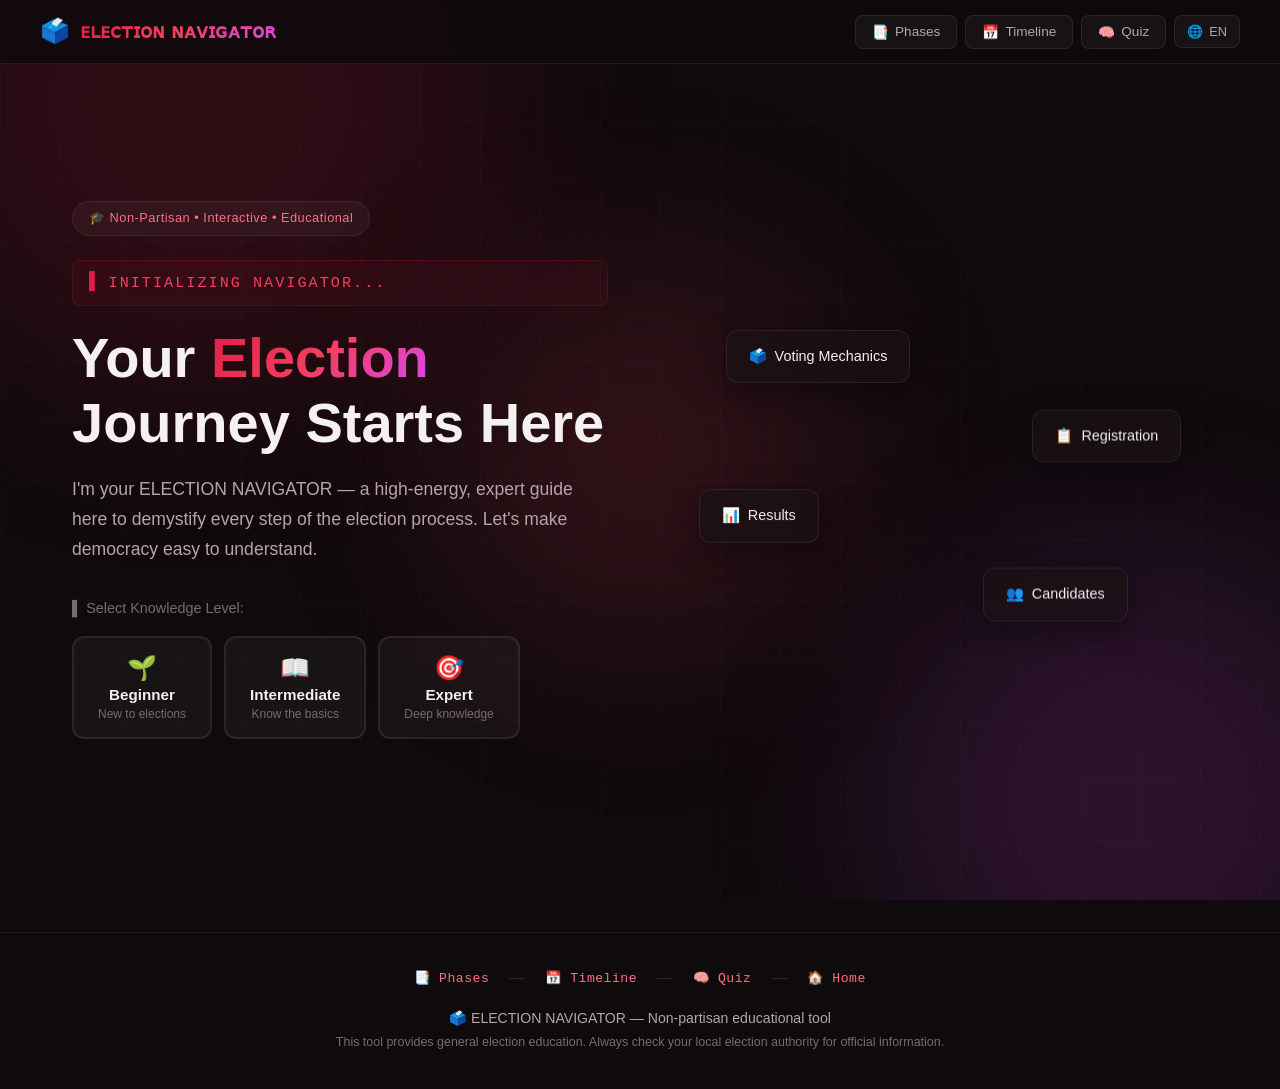
<file: index.html>
<!DOCTYPE html>
<html lang="en" dir="ltr">

<head>
    <meta charset="UTF-8">
    <meta name="viewport" content="width=device-width, initial-scale=1.0">
    <meta name="description"
        content="Election Navigator — Your interactive, non-partisan guide to understanding the election process from registration to results. Supports multiple languages.">
    <meta name="theme-color" content="#0f0a0c">
    <meta name="color-scheme" content="dark">
    <meta name="robots" content="index, follow">
    <meta name="author" content="Kanishk Yadav">

    <!-- SEO: Canonical URL -->
    <link rel="canonical" href="https://election-navigator.run.app/">

    <!-- SEO: Open Graph -->
    <meta property="og:type" content="website">
    <meta property="og:title" content="Election Navigator — Your Guide to the Election Process">
    <meta property="og:description" content="A non-partisan, interactive educational tool that guides users through the election process from registration to results.">
    <meta property="og:url" content="https://election-navigator.run.app/">
    <meta property="og:site_name" content="Election Navigator">
    <meta property="og:locale" content="en_US">

    <!-- SEO: Twitter Card -->
    <meta name="twitter:card" content="summary">
    <meta name="twitter:title" content="Election Navigator">
    <meta name="twitter:description" content="Non-partisan, interactive election education tool with 5 language support.">

    <!-- Security: Content Security Policy -->
    <meta http-equiv="Content-Security-Policy"
        content="default-src 'self'; script-src 'self' https://www.googletagmanager.com https://www.google-analytics.com; style-src 'self' https://fonts.googleapis.com; font-src https://fonts.gstatic.com; connect-src 'self' https://www.google-analytics.com https://analytics.google.com; img-src 'self' data:; manifest-src 'self'; worker-src 'self';">
    <meta http-equiv="X-Content-Type-Options" content="nosniff">
    <meta name="referrer" content="no-referrer">

    <!-- Google Site Verification — Replace YOUR_VERIFICATION_CODE with actual code from Google Search Console -->
    <meta name="google-site-verification" content="HlpOVd76oJDbWlwBfigXjcZ4m7nC1K3YOTSZlaPAcsY">
    <title>Election Navigator — Your Guide to the Election Process</title>

    <!-- PWA Manifest -->
    <link rel="manifest" href="manifest.json">
    <meta name="mobile-web-app-capable" content="yes">
    <meta name="apple-mobile-web-app-capable" content="yes">
    <meta name="apple-mobile-web-app-status-bar-style" content="black-translucent">
    <meta name="apple-mobile-web-app-title" content="ElectionNav">

    <!-- Google Structured Data (JSON-LD) -->
    <script type="application/ld+json">
    {
      "@context": "https://schema.org",
      "@type": "WebApplication",
      "name": "Election Navigator",
      "url": "https://election-navigator.run.app/",
      "description": "A non-partisan, interactive educational tool that guides users through the election process from registration to results.",
      "applicationCategory": "EducationalApplication",
      "operatingSystem": "Any",
      "author": {
        "@type": "Person",
        "name": "Kanishk Yadav"
      },
      "offers": {
        "@type": "Offer",
        "price": "0",
        "priceCurrency": "USD"
      },
      "inLanguage": ["en", "hi", "ta", "te", "bn"],
      "isAccessibleForFree": true,
      "browserRequirements": "Requires JavaScript. Requires ES2020 module support.",
      "softwareVersion": "2.0.0"
    }
    </script>

    <!-- Google Analytics 4 — Externalized for CSP compliance -->
    <script async src="https://www.googletagmanager.com/gtag/js?id=G-RTBHHRLEF7"></script>
    <script src="js/gtag.js"></script>

    <!-- Preconnect & DNS Prefetch -->
    <link rel="preconnect" href="https://fonts.googleapis.com">
    <link rel="preconnect" href="https://fonts.gstatic.com" crossorigin>
    <link rel="dns-prefetch" href="https://www.googletagmanager.com">
    <link rel="dns-prefetch" href="https://www.google-analytics.com">

    <!-- Google Fonts — reduced weights, display=swap prevents FOUT -->
    <link
        href="https://fonts.googleapis.com/css2?family=Inter:wght@400;600;700;800&family=Outfit:wght@400;700;800&family=JetBrains+Mono:wght@400;700&display=swap"
        rel="stylesheet" crossorigin="anonymous">

    <!-- CSS Stylesheets -->
    <link rel="stylesheet" href="css/tokens.css">
    <link rel="stylesheet" href="css/base.css">
    <link rel="stylesheet" href="css/layout.css">
    <link rel="stylesheet" href="css/components.css">
    <link rel="stylesheet" href="css/neon-grid.css">
</head>

<body>
    <!-- Skip Navigation Link (Accessibility) -->
    <a href="#main-content" class="skip-link" id="skip-link">Skip to main content</a>

    <!-- Live Region for Screen Reader Announcements -->
    <div id="sr-announcer" class="sr-only" aria-live="polite" aria-atomic="true" role="status"></div>

    <!-- Assertive Live Region for urgent announcements (quiz feedback) -->
    <div id="sr-assertive" class="sr-only" aria-live="assertive" aria-atomic="true" role="alert"></div>

    <!-- Animated Background -->
    <div class="bg-animation" aria-hidden="true">
        <div class="bg-orb bg-orb-1"></div>
        <div class="bg-orb bg-orb-2"></div>
        <div class="bg-orb bg-orb-3"></div>
        <div class="bg-grid"></div>
    </div>

    <!-- Header -->
    <header id="main-header">
        <div class="header-inner">
            <div class="logo">
                <span class="logo-icon" aria-hidden="true">🗳️</span>
                <span class="logo-text">ᴇʟᴇᴄᴛɪᴏɴ ɴᴀᴠɪɢᴀᴛᴏʀ</span>
            </div>
            <nav class="header-nav" aria-label="Main navigation">
                <button id="nav-phases" class="nav-btn" aria-label="Navigate to Phases section">
                    <span aria-hidden="true">📑</span> <span data-i18n="header.phases">ᴘʜᴀꜱᴇꜱ</span>
                </button>
                <button id="nav-timeline" class="nav-btn" aria-label="Navigate to Timeline section">
                    <span aria-hidden="true">📅</span> <span data-i18n="header.timeline">ᴛɪᴍᴇʟɪɴᴇ</span>
                </button>
                <button id="nav-quiz" class="nav-btn" aria-label="Navigate to Quiz section">
                    <span aria-hidden="true">🧠</span> <span data-i18n="header.quiz">Qᴜɪᴢ</span>
                </button>
                <!-- Language Selector -->
                <div class="lang-selector" role="group" aria-label="Language selector">
                    <button id="lang-toggle" class="nav-btn lang-btn" aria-haspopup="listbox" aria-expanded="false"
                        aria-label="Change language">
                        <span aria-hidden="true">🌐</span> <span id="lang-current">EN</span>
                    </button>
                    <ul id="lang-dropdown" class="lang-dropdown hidden" role="listbox" aria-label="Select language">
                    </ul>
                </div>
            </nav>
        </div>
    </header>

    <!-- Main Content -->
    <main id="main-content">

        <!-- Hero / Welcome Section -->
        <section id="hero" class="hero-section" aria-labelledby="hero-title">
            <div class="hero-content">
                <div class="hero-badge" data-i18n="hero.badge">🎓 ɴᴏɴ-ᴘᴀʀᴛɪꜱᴀɴ • ɪɴᴛᴇʀᴀᴄᴛɪᴠᴇ • ᴇᴅᴜᴄᴀᴛɪᴏɴᴀʟ</div>
                <div class="terminal-init" id="terminal-init" aria-hidden="true">
                    <span class="terminal-caret">▌</span> <span class="terminal-text"
                        data-i18n="hero.terminal">INITIALIZING NAVIGATOR...</span>
                </div>
                <h1 class="hero-title" id="hero-title">
                    <span data-i18n="hero.titleLine1">Your</span> <span class="gradient-text"
                        data-i18n="hero.titleHighlight">Election</span> <span data-i18n="hero.titleLine2">Journey Starts
                        Here</span>
                </h1>
                <p class="hero-subtitle" data-i18n="hero.subtitle">
                    I'm your <strong>ᴇʟᴇᴄᴛɪᴏɴ ɴᴀᴠɪɢᴀᴛᴏʀ</strong> — a high-energy, expert guide here to
                    demystify every step of the election process. Let's make democracy easy to understand.
                </p>
                <div class="hero-cta">
                    <p class="cta-label" data-i18n="hero.ctaLabel">▌ ꜱᴇʟᴇᴄᴛ ᴋɴᴏᴡʟᴇᴅɢᴇ ʟᴇᴠᴇʟ:</p>
                    <div class="level-selector" id="level-selector" role="group" aria-label="Select knowledge level">
                        <button class="level-btn" data-level="beginner" id="btn-beginner"
                            aria-label="Beginner — New to elections">
                            <span class="level-emoji" aria-hidden="true">🌱</span>
                            <span class="level-name" data-i18n="hero.beginner">Beginner</span>
                            <span class="level-desc" data-i18n="hero.beginnerDesc">New to elections</span>
                        </button>
                        <button class="level-btn" data-level="intermediate" id="btn-intermediate"
                            aria-label="Intermediate — Know the basics">
                            <span class="level-emoji" aria-hidden="true">📖</span>
                            <span class="level-name" data-i18n="hero.intermediate">Intermediate</span>
                            <span class="level-desc" data-i18n="hero.intermediateDesc">Know the basics</span>
                        </button>
                        <button class="level-btn" data-level="expert" id="btn-expert"
                            aria-label="Expert — Deep knowledge">
                            <span class="level-emoji" aria-hidden="true">🎯</span>
                            <span class="level-name" data-i18n="hero.expert">Expert</span>
                            <span class="level-desc" data-i18n="hero.expertDesc">Deep knowledge</span>
                        </button>
                    </div>
                </div>
            </div>
            <div class="hero-visual" aria-hidden="true">
                <div class="hero-card hero-card-1"><span>🗳️</span> Voting Mechanics</div>
                <div class="hero-card hero-card-2"><span>📋</span> Registration</div>
                <div class="hero-card hero-card-3"><span>📊</span> Results</div>
                <div class="hero-card hero-card-4"><span>👥</span> Candidates</div>
            </div>
        </section>

        <!-- Region Input Section -->
        <section id="region-section" class="region-section hidden" aria-labelledby="region-heading">
            <div class="region-card glass-card">
                <h2 id="region-heading" class="neon-header" data-i18n="region.header">▌║ 📍 ʀᴇɢɪᴏɴ ᴄᴏɴꜰɪɢᴜʀᴀᴛɪᴏɴ ║▌</h2>
                <p data-i18n="region.desc">Enter your country or region for a tailored election timeline — or skip to
                    explore general content.</p>
                <div class="region-input-group">
                    <label for="region-input" class="sr-only">Enter your country or region</label>
                    <input type="text" id="region-input" placeholder="e.g., United States, India, United Kingdom..."
                        autocomplete="off" maxlength="200" aria-describedby="region-heading"
                        data-i18n-placeholder="region.placeholder">
                    <button id="region-submit" class="btn-primary" aria-label="Generate tailored timeline"
                        data-i18n="region.submit">Generate Timeline</button>
                </div>
                <button id="region-skip" class="btn-ghost" aria-label="Skip region selection"
                    data-i18n="region.skip">Skip — Show General Info</button>
            </div>
        </section>

        <!-- Progress Tracker -->
        <section id="progress-section" class="progress-section hidden" aria-labelledby="progress-heading">
            <div class="progress-inner">
                <h2 id="progress-heading" class="neon-header" data-i18n="progress.header">▌║ 📈 ʟᴇᴀʀɴɪɴɢ ᴘʀᴏɢʀᴇꜱꜱ ║▌</h2>
                <div class="unicode-progress-bar" id="unicode-progress" role="progressbar" aria-valuenow="0"
                    aria-valuemin="0" aria-valuemax="100" aria-label="Learning progress">
                    <span class="progress-label" data-i18n="progress.label">𝗞𝗡𝗢𝗪𝗟𝗘𝗗𝗚𝗘 𝗗𝗘𝗧𝗘𝗖𝗧𝗘𝗗:</span>
                    <span class="progress-bar-track" id="progress-bar-visual">[░░░░░░░░░░]</span>
                    <span class="progress-pct" id="progress-pct">0%</span>
                </div>
                <!-- Dynamically populated by renderer.js -->
                <div class="progress-track" id="progress-track" role="list" aria-label="Phase progress steps"></div>
            </div>
        </section>

        <!-- Phase Cards Section -->
        <section id="phases-section" class="phases-section hidden" aria-labelledby="phases-heading">
            <h2 id="phases-heading" class="neon-header neon-header-center" data-i18n="phases.header">▌║ 📚 ꜱʏꜱᴛᴇᴍ ᴘʜᴀꜱᴇꜱ ║▌</h2>
            <div class="neon-separator" aria-hidden="true">————————————————————————————————————</div>
            <p class="section-desc" data-i18n="phases.desc">Click any phase to dive deep. Complete the quiz to unlock
                the next phase.</p>
            <!-- Dynamically populated by renderer.js -->
            <div class="phases-grid" id="phases-grid" role="list" aria-label="Learning phases"></div>
        </section>

        <!-- Timeline Section -->
        <section id="timeline-section" class="timeline-section hidden" aria-labelledby="timeline-heading">
            <h2 id="timeline-heading" class="neon-header neon-header-center" data-i18n="timeline.header">▌║ 📅 ᴇʟᴇᴄᴛɪᴏɴ
                ᴛɪᴍᴇʟɪɴᴇ ║▌</h2>
            <div class="neon-separator" aria-hidden="true">————————————————————————————————————</div>
            <p class="section-desc" id="timeline-desc" data-i18n="timeline.defaultDesc">A generalized overview of the
                election cycle.</p>
            <!-- Dynamically populated by renderer.js -->
            <div class="timeline" id="timeline-container" role="list" aria-label="Election timeline events"></div>
        </section>

    </main>

    <!-- Quick Actions Bar -->
    <div id="quick-actions" class="quick-actions hidden" role="toolbar" aria-label="Quick actions">
        <div class="qa-terminal-label" aria-hidden="true" data-i18n="quickActions.label">▌ Qᴜɪᴄᴋ-ᴀᴄᴛɪᴏɴ ᴛᴇʀᴍɪɴᴀʟ</div>
        <button class="qa-btn" id="qa-learn" aria-label="Go to current phase" data-i18n="quickActions.registration">📋
            ʀᴇɢɪꜱᴛʀᴀᴛɪᴏɴ</button>
        <button class="qa-btn" id="qa-timeline" aria-label="Go to timeline" data-i18n="quickActions.timeline">📅
            ᴛɪᴍᴇʟɪɴᴇ</button>
        <button class="qa-btn" id="qa-quiz" aria-label="Start quiz" data-i18n="quickActions.quiz">🧠 Qᴜɪᴢ</button>
        <button class="qa-btn" id="qa-home" aria-label="Return to top" data-i18n="quickActions.home">🏠 ʜᴏᴍᴇ</button>
    </div>

    <!-- Phase Detail Modal -->
    <div id="phase-modal" class="modal-overlay hidden" role="dialog" aria-modal="true"
        aria-labelledby="phase-modal-title">
        <div class="modal-content glass-card">
            <button class="modal-close" id="modal-close-btn" aria-label="Close modal">✕</button>
            <div id="modal-body"></div>
            <div class="modal-footer">
                <button class="btn-primary" id="modal-quiz-btn" data-i18n="modal.quizBtn">🧠 Check for
                    Understanding</button>
            </div>
        </div>
    </div>

    <!-- Quiz Modal -->
    <div id="quiz-modal" class="modal-overlay hidden" role="dialog" aria-modal="true"
        aria-labelledby="quiz-modal-title" aria-roledescription="quiz wizard">
        <div class="modal-content glass-card quiz-modal-content">
            <button class="modal-close" id="quiz-close-btn" aria-label="Close quiz">✕</button>
            <div id="quiz-body"></div>
        </div>
    </div>

    <!-- Completion Celebration -->
    <div id="celebration" class="celebration hidden" role="alertdialog" aria-modal="true"
        aria-labelledby="celebration-title">
        <div class="celebration-content glass-card">
            <div class="celebration-emoji" aria-hidden="true">🎉</div>
            <h2 id="celebration-title" data-i18n="celebration.title">Congratulations!</h2>
            <p id="celebration-text" data-i18n="celebration.text">You've completed all phases! You're now an Election
                Expert!</p>
            <button class="btn-primary" id="celebration-close-btn" data-i18n="celebration.btn">Continue
                Exploring</button>
        </div>
    </div>

    <!-- Footer -->
    <footer id="main-footer">
        <div class="footer-inner">
            <nav class="footer-nav" aria-label="Footer navigation">
                <button class="footer-nav-btn" type="button" aria-label="Navigate to phases" data-nav="phases">📑 <span
                        data-i18n="header.phases">ᴘʜᴀꜱᴇꜱ</span></button>
                <span class="footer-sep" aria-hidden="true">—</span>
                <button class="footer-nav-btn" type="button" aria-label="Navigate to timeline" data-nav="timeline">📅
                    <span data-i18n="header.timeline">ᴛɪᴍᴇʟɪɴᴇ</span></button>
                <span class="footer-sep" aria-hidden="true">—</span>
                <button class="footer-nav-btn" type="button" aria-label="Navigate to quiz" data-nav="quiz">🧠 <span
                        data-i18n="header.quiz">Qᴜɪᴢ</span></button>
                <span class="footer-sep" aria-hidden="true">—</span>
                <button class="footer-nav-btn" type="button" aria-label="Return to top" data-nav="home">🏠 Home</button>
            </nav>
            <p data-i18n="footer.tagline">🗳️ <strong>ᴇʟᴇᴄᴛɪᴏɴ ɴᴀᴠɪɢᴀᴛᴏʀ</strong> — Non-partisan educational tool</p>
            <p class="footer-note" data-i18n="footer.disclaimer">This tool provides general election education. Always
                check your local election authority for official information.</p>
        </div>
    </footer>

    <!-- ES Module Entry Point -->
    <script type="module" src="js/main.js"></script>
</body>

</html>
</file>
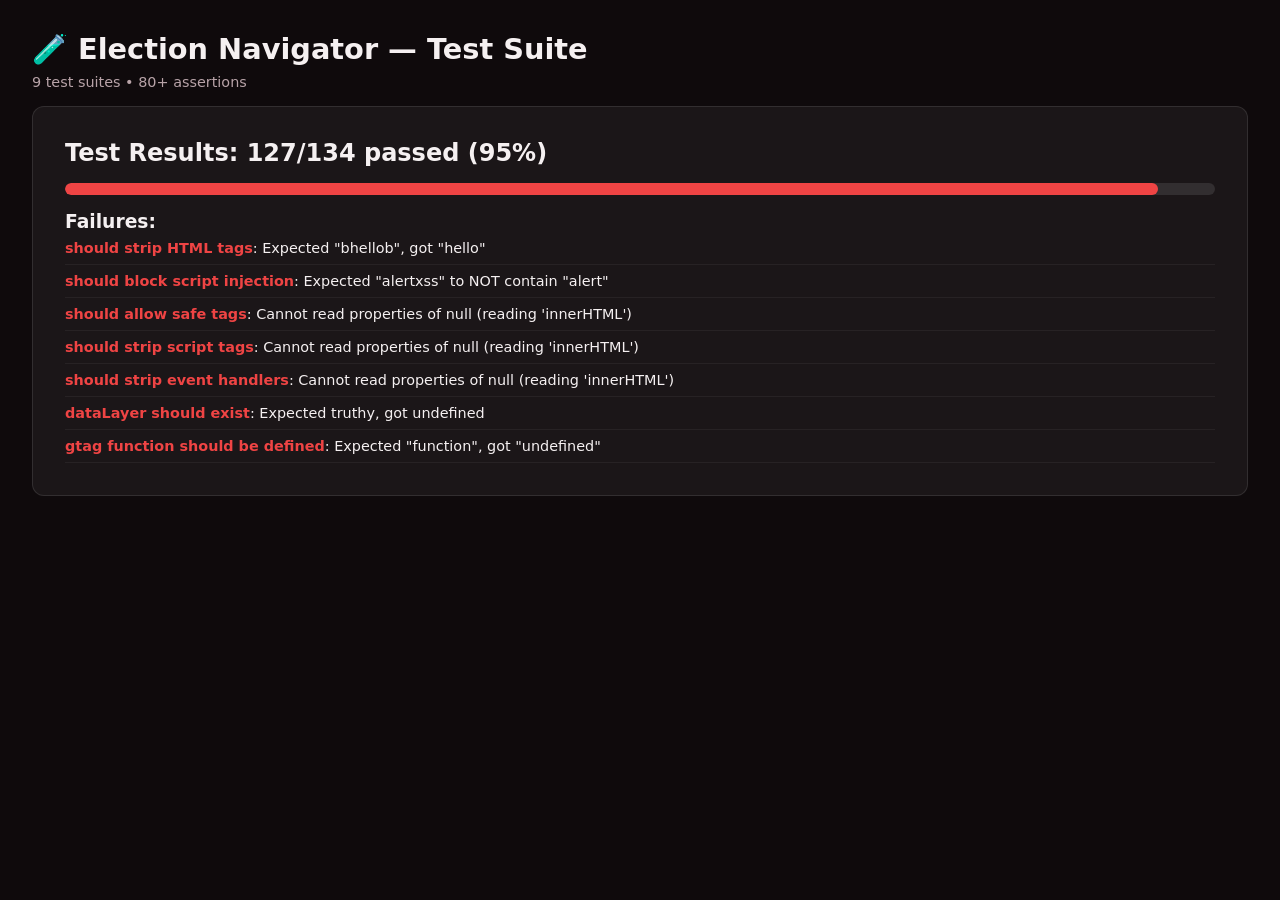
<file: tests/index.html>
<!DOCTYPE html>
<html lang="en">
<head>
    <meta charset="UTF-8">
    <meta name="viewport" content="width=device-width, initial-scale=1.0">
    <title>Election Navigator — Test Suite</title>
    <style>
        * { box-sizing: border-box; margin: 0; padding: 0; }
        body { font-family: 'Inter', system-ui, sans-serif; background: #0f0a0c; color: #f5f0f1; padding: 2rem; }
        h1 { font-size: 1.8rem; margin-bottom: 0.5rem; }
        .test-count { color: #b8a3a8; font-size: 0.9rem; margin-bottom: 1rem; }
        .test-summary { background: rgba(255,255,255,0.05); border: 1px solid rgba(255,255,255,0.1); border-radius: 12px; padding: 2rem; margin: 1rem 0; }
        .test-summary h2 { margin-bottom: 1rem; }
        .test-bar { height: 12px; background: rgba(255,255,255,0.1); border-radius: 6px; overflow: hidden; margin-bottom: 1rem; }
        .test-bar-fill { height: 100%; border-radius: 6px; transition: width 0.3s; }
        .test-summary ul { list-style: none; padding: 0; }
        .test-summary li { padding: 8px 0; border-bottom: 1px solid rgba(255,255,255,0.05); font-size: 0.9rem; }
        .test-summary li strong { color: #ef4444; }
        #loading { color: #b8a3a8; font-style: italic; }
    </style>
</head>
<body>
    <h1>🧪 Election Navigator — Test Suite</h1>
    <p class="test-count">9 test suites • 80+ assertions</p>
    <p id="loading">Running tests...</p>
    <div id="test-results"></div>

    <script type="module">
        import { displayResults } from './test-runner.js';
        import { runStateTests } from './state.test.js';
        import { runSecurityTests } from './security.test.js';
        import { runDataTests } from './data.test.js';
        import { runQuizTests } from './quiz.test.js';
        import { runI18nTests } from './i18n.test.js';
        import { runAnalyticsTests } from './analytics.test.js';

        // Run unit tests (no DOM required)
        runStateTests();
        runSecurityTests();
        runDataTests();
        runQuizTests();
        runI18nTests();
        runAnalyticsTests();

        // For DOM-dependent tests, load the main page in an iframe
        const iframe = document.createElement('iframe');
        iframe.src = '../index.html';
        iframe.style.display = 'none';
        document.body.appendChild(iframe);

        iframe.addEventListener('load', async () => {
            const { runAccessibilityTests } = await import('./accessibility.test.js');
            const { runNavigationTests } = await import('./navigation.test.js');
            const { runRendererTests } = await import('./renderer.test.js');

            // Override document references to point at iframe
            const origGetById = document.getElementById.bind(document);
            const origQueryAll = document.querySelectorAll.bind(document);
            const origQuery = document.querySelector.bind(document);
            const iframeDoc = iframe.contentDocument;

            document.getElementById = (id) => iframeDoc.getElementById(id) || origGetById(id);
            document.querySelector = (sel) => iframeDoc.querySelector(sel) || origQuery(sel);
            document.querySelectorAll = (sel) => {
                const results = iframeDoc.querySelectorAll(sel);
                return results.length > 0 ? results : origQueryAll(sel);
            };
            const origLang = document.documentElement.lang;
            document.documentElement.lang = iframeDoc.documentElement.lang;

            runAccessibilityTests();
            runNavigationTests();
            runRendererTests();

            // Restore
            document.getElementById = origGetById;
            document.querySelector = origQuery;
            document.querySelectorAll = origQueryAll;
            document.documentElement.lang = origLang;

            // Display results
            document.getElementById('loading').style.display = 'none';
            displayResults(document.getElementById('test-results'));
        });
    </script>
</body>
</html>
</file>
<file: css/tokens.css>
/* ============================================================
   DESIGN TOKENS — Single source of truth for theming
   Change these variables to retheme the entire application.
   ============================================================ */
:root {
  /* Background */
  --bg-primary: #0f0a0c;
  --bg-secondary: #1a1215;
  --bg-card: rgba(26, 18, 21, 0.75);

  /* Surfaces & Borders */
  --surface: rgba(255, 255, 255, 0.04);
  --border: rgba(255, 255, 255, 0.08);
  --border-hover: rgba(255, 255, 255, 0.15);

  /* Text */
  --text-primary: #f5f0f1;
  --text-secondary: #b8a3a8;
  --text-muted: #7a6b6f;

  /* Accent Colors (Rose / Magenta) */
  --accent-1: #e11d48;
  --accent-2: #f43f5e;
  --accent-3: #fb7185;
  --accent-glow: rgba(225, 29, 72, 0.3);

  /* Semantic Colors */
  --success: #10b981;
  --warning: #d946ef;
  --danger: #ef4444;

  /* Gradients */
  --gradient-primary: linear-gradient(135deg, #e11d48, #f43f5e, #fb7185);
  --gradient-hero: linear-gradient(135deg, #e11d48 0%, #f43f5e 50%, #d946ef 100%);

  /* Border Radius */
  --radius-sm: 8px;
  --radius-md: 12px;
  --radius-lg: 20px;
  --radius-xl: 28px;

  /* Shadows */
  --shadow-sm: 0 2px 8px rgba(0, 0, 0, 0.3);
  --shadow-md: 0 8px 30px rgba(0, 0, 0, 0.4);
  --shadow-lg: 0 20px 60px rgba(0, 0, 0, 0.5);

  /* Typography */
  --font-display: 'Outfit', sans-serif;
  --font-body: 'Inter', sans-serif;
  --font-mono: 'JetBrains Mono', monospace;

  /* Transitions */
  --transition: 0.3s cubic-bezier(0.4, 0, 0.2, 1);
}
</file>
<file: css/base.css>
/* ============================================================
   BASE — Reset, body, animated background, utility classes
   Includes: skip-link, focus-visible, reduced-motion, sr-only
   ============================================================ */

/* Reset */
*,
*::before,
*::after {
  box-sizing: border-box;
  margin: 0;
  padding: 0;
}

html {
  scroll-behavior: smooth;
  font-size: 16px;
}

body {
  font-family: var(--font-body);
  background: var(--bg-primary);
  color: var(--text-primary);
  min-height: 100vh;
  overflow-x: hidden;
  line-height: 1.6;
}

/* ===== Accessibility: Skip Navigation Link ===== */
.skip-link {
  position: absolute;
  top: -100%;
  left: 16px;
  z-index: 9999;
  padding: 12px 24px;
  background: var(--accent-1);
  color: #fff;
  font-weight: 700;
  font-size: 1rem;
  border-radius: var(--radius-md);
  text-decoration: none;
  transition: top 0.2s ease;
}

.skip-link:focus {
  top: 16px;
}

/* ===== Accessibility: Screen Reader Only ===== */
.sr-only {
  position: absolute;
  width: 1px;
  height: 1px;
  padding: 0;
  margin: -1px;
  overflow: hidden;
  clip: rect(0, 0, 0, 0);
  white-space: nowrap;
  border: 0;
}

/* ===== Accessibility: Focus Visible Outlines ===== */
*:focus-visible {
  outline: 3px solid var(--accent-2);
  outline-offset: 3px;
  border-radius: 4px;
}

button:focus-visible,
input:focus-visible,
select:focus-visible,
a:focus-visible {
  outline: 3px solid var(--accent-2);
  outline-offset: 3px;
}

/* ===== Accessibility: Reduced Motion ===== */
@media (prefers-reduced-motion: reduce) {
  *,
  *::before,
  *::after {
    animation-duration: 0.01ms !important;
    animation-iteration-count: 1 !important;
    transition-duration: 0.01ms !important;
    scroll-behavior: auto !important;
  }

  .bg-orb { animation: none !important; opacity: 0.08 !important; }
  .hero-card { animation: none !important; }
}

/* ===== Accessibility: High Contrast ===== */
@media (prefers-contrast: more) {
  :root {
    --border: rgba(255, 255, 255, 0.3);
    --border-hover: rgba(255, 255, 255, 0.5);
    --text-secondary: #d4c5c8;
    --text-muted: #b8a3a8;
  }

  .phase-card,
  .glass-card,
  .tl-item {
    border-width: 2px;
  }
}

/* ===== Accessibility: Forced Colors (Windows High Contrast) ===== */
@media (forced-colors: active) {
  .skip-link,
  .btn-primary,
  .btn-ghost,
  .qa-btn,
  .nav-btn,
  .level-btn,
  .quiz-option,
  .footer-nav-btn {
    border: 2px solid ButtonText;
    forced-color-adjust: none;
  }

  .gradient-text {
    -webkit-text-fill-color: LinkText;
    color: LinkText;
  }

  .phase-card.active {
    border-color: Highlight;
  }

  .phase-card.locked {
    opacity: 0.7;
  }

  .modal-overlay {
    background: Canvas;
  }

  *:focus-visible {
    outline: 3px solid Highlight;
  }
}

/* Animated Background */
.bg-animation {
  position: fixed;
  inset: 0;
  z-index: 0;
  overflow: hidden;
  pointer-events: none;
}

.bg-orb {
  position: absolute;
  border-radius: 50%;
  filter: blur(100px);
  opacity: 0.15;
  animation: orbFloat 20s ease-in-out infinite;
  will-change: transform;
  contain: layout style;
}

.bg-orb-1 {
  width: 600px;
  height: 600px;
  background: var(--accent-1);
  top: -200px;
  left: -100px;
}

.bg-orb-2 {
  width: 500px;
  height: 500px;
  background: var(--warning);
  bottom: -150px;
  right: -100px;
  animation-delay: -7s;
  animation-duration: 25s;
}

.bg-orb-3 {
  width: 400px;
  height: 400px;
  background: var(--accent-2);
  top: 50%;
  left: 50%;
  transform: translate(-50%, -50%);
  animation-delay: -14s;
  animation-duration: 30s;
}

.bg-grid {
  position: absolute;
  inset: 0;
  background-image:
    linear-gradient(rgba(255, 255, 255, 0.02) 1px, transparent 1px),
    linear-gradient(90deg, rgba(255, 255, 255, 0.02) 1px, transparent 1px);
  background-size: 60px 60px;
}

@keyframes orbFloat {
  0%, 100% { transform: translate(0, 0) scale(1); }
  33% { transform: translate(50px, -60px) scale(1.1); }
  66% { transform: translate(-30px, 40px) scale(0.9); }
}

/* Utility Classes */
.hidden { display: none !important; }

.glass-card {
  background: var(--bg-card);
  backdrop-filter: blur(20px);
  border: 1px solid var(--border);
  border-radius: var(--radius-lg);
}

.gradient-text {
  background: var(--gradient-hero);
  -webkit-background-clip: text;
  -webkit-text-fill-color: transparent;
  background-clip: text;
}

/* Section typography */
.section-desc {
  text-align: center;
  color: var(--text-secondary);
  margin-bottom: 2.5rem;
  max-width: 600px;
  margin-left: auto;
  margin-right: auto;
}

/* Modal body lock — replaces inline style for CSP compliance */
body.modal-open {
  overflow: hidden;
}

/* Quiz review button spacing — replaces inline style */
.quiz-review-btn {
  margin-left: 10px;
}
</file>
<file: css/layout.css>
/* ============================================================
   LAYOUT — Header, Hero, Region, Progress, Phases Grid,
            Timeline, Quick Actions, Footer, Responsive
   ============================================================ */

/* ----- Header ----- */
#main-header {
  position: fixed;
  top: 0; left: 0; right: 0;
  z-index: 100;
  background: rgba(15, 10, 12, 0.85);
  backdrop-filter: blur(20px);
  border-bottom: 1px solid var(--border);
  padding: 0 2rem;
  height: 64px;
}

.header-inner {
  max-width: 1200px;
  margin: 0 auto;
  display: flex;
  align-items: center;
  justify-content: space-between;
  height: 100%;
}

.logo {
  display: flex;
  align-items: center;
  gap: 10px;
}

.logo-icon { font-size: 1.5rem; }

.logo-text {
  font-family: var(--font-display);
  font-weight: 700;
  font-size: 1.25rem;
  background: var(--gradient-hero);
  -webkit-background-clip: text;
  -webkit-text-fill-color: transparent;
}

.header-nav { display: flex; gap: 8px; align-items: center; }

.nav-btn {
  background: var(--surface);
  border: 1px solid var(--border);
  color: var(--text-secondary);
  padding: 8px 16px;
  border-radius: var(--radius-sm);
  cursor: pointer;
  font-family: var(--font-body);
  font-size: 0.85rem;
  transition: var(--transition);
  display: flex;
  align-items: center;
  gap: 6px;
}

.nav-btn:hover {
  background: rgba(255, 255, 255, 0.08);
  color: var(--text-primary);
  border-color: var(--border-hover);
}

/* Language Selector */
.lang-selector { position: relative; }

.lang-btn { font-size: 0.8rem; padding: 8px 12px; }

.lang-dropdown {
  position: absolute;
  top: calc(100% + 6px);
  right: 0;
  background: var(--bg-secondary);
  border: 1px solid var(--border);
  border-radius: var(--radius-md);
  padding: 6px 0;
  min-width: 150px;
  box-shadow: var(--shadow-lg);
  z-index: 110;
  list-style: none;
}

.lang-dropdown li {
  padding: 8px 16px;
  cursor: pointer;
  font-size: 0.85rem;
  color: var(--text-secondary);
  transition: var(--transition);
}

.lang-dropdown li:hover,
.lang-dropdown li[aria-selected="true"] {
  background: rgba(225, 29, 72, 0.1);
  color: var(--text-primary);
}

.lang-dropdown li[aria-selected="true"]::after {
  content: ' ✓';
  color: var(--success);
}

/* ----- Hero ----- */
.hero-section {
  position: relative;
  z-index: 1;
  min-height: 100vh;
  display: flex;
  align-items: center;
  justify-content: center;
  gap: 4rem;
  padding: 100px 2rem 60px;
  max-width: 1200px;
  margin: 0 auto;
}

.hero-content { flex: 1; max-width: 600px; }

.hero-badge {
  display: inline-block;
  padding: 6px 16px;
  border-radius: 50px;
  background: var(--surface);
  border: 1px solid var(--border);
  font-size: 0.8rem;
  color: var(--accent-3);
  margin-bottom: 1.5rem;
  letter-spacing: 0.5px;
}

.hero-title {
  font-family: var(--font-display);
  font-size: clamp(2.5rem, 5vw, 3.5rem);
  font-weight: 800;
  line-height: 1.15;
  margin-bottom: 1.25rem;
}

.hero-subtitle {
  font-size: 1.1rem;
  color: var(--text-secondary);
  line-height: 1.7;
  margin-bottom: 2rem;
}

.cta-label {
  font-size: 0.9rem;
  color: var(--text-muted);
  margin-bottom: 1rem;
  font-weight: 500;
}

.level-selector { display: flex; gap: 12px; flex-wrap: wrap; }

.level-btn {
  display: flex;
  flex-direction: column;
  align-items: center;
  gap: 4px;
  padding: 16px 24px;
  border-radius: var(--radius-md);
  background: var(--surface);
  border: 2px solid var(--border);
  color: var(--text-primary);
  cursor: pointer;
  transition: var(--transition);
  font-family: var(--font-body);
  min-width: 120px;
}

.level-btn:hover {
  border-color: var(--accent-1);
  background: rgba(225, 29, 72, 0.1);
  transform: translateY(-3px);
}

.level-btn.selected {
  border-color: var(--accent-1);
  background: rgba(225, 29, 72, 0.15);
  box-shadow: 0 0 20px var(--accent-glow);
}

.level-emoji { font-size: 1.5rem; }
.level-name { font-weight: 600; font-size: 0.95rem; }
.level-desc { font-size: 0.75rem; color: var(--text-muted); }

/* Hero floating cards */
.hero-visual { flex: 1; position: relative; min-height: 350px; display: none; }

.hero-card {
  position: absolute;
  padding: 14px 22px;
  border-radius: var(--radius-md);
  background: var(--bg-card);
  backdrop-filter: blur(10px);
  border: 1px solid var(--border);
  font-weight: 500;
  font-size: 0.9rem;
  display: flex;
  align-items: center;
  gap: 8px;
  animation: cardFloat 6s ease-in-out infinite;
  box-shadow: var(--shadow-md);
}

.hero-card-1 { top: 10%; left: 10%; animation-delay: 0s; }
.hero-card-2 { top: 35%; right: 5%; animation-delay: -1.5s; }
.hero-card-3 { bottom: 25%; left: 5%; animation-delay: -3s; }
.hero-card-4 { bottom: 5%; right: 15%; animation-delay: -4.5s; }

@keyframes cardFloat {
  0%, 100% { transform: translateY(0); }
  50% { transform: translateY(-15px); }
}

@media (min-width: 900px) { .hero-visual { display: block; } }

/* ----- Region Section ----- */
.region-section { position: relative; z-index: 1; padding: 2rem; max-width: 650px; margin: 0 auto; }
.region-card { padding: 2.5rem; text-align: center; }
.region-card h2 { font-family: var(--font-display); margin-bottom: 0.75rem; }
.region-card p { color: var(--text-secondary); margin-bottom: 1.5rem; }
.region-input-group { display: flex; gap: 10px; margin-bottom: 1rem; }

#region-input {
  flex: 1;
  padding: 12px 18px;
  border-radius: var(--radius-md);
  background: var(--surface);
  border: 1px solid var(--border);
  color: var(--text-primary);
  font-family: var(--font-body);
  font-size: 0.95rem;
  outline: none;
  transition: var(--transition);
}

#region-input:focus {
  border-color: var(--accent-1);
  box-shadow: 0 0 0 3px var(--accent-glow);
}

/* ----- Progress Section ----- */
.progress-section { position: relative; z-index: 1; padding: 3rem 2rem 1rem; }
.progress-inner { max-width: 800px; margin: 0 auto; }
.progress-track { display: flex; align-items: center; justify-content: center; gap: 0; flex-wrap: wrap; }

.progress-step { display: flex; flex-direction: column; align-items: center; gap: 6px; }
.progress-step span { font-size: 0.8rem; color: var(--text-muted); font-weight: 500; }

.step-dot {
  width: 40px; height: 40px;
  border-radius: 50%;
  background: var(--surface);
  border: 2px solid var(--border);
  display: flex; align-items: center; justify-content: center;
  font-weight: 700; font-size: 0.85rem;
  color: var(--text-muted);
  transition: var(--transition);
}

.progress-step.completed .step-dot { background: var(--accent-1); border-color: var(--accent-1); color: #fff; }
.progress-step.active .step-dot { border-color: var(--accent-1); color: var(--accent-1); box-shadow: 0 0 15px var(--accent-glow); }
.progress-step.completed span,
.progress-step.active span { color: var(--text-primary); }

.progress-line {
  width: 60px; height: 2px;
  background: var(--border);
  margin: 0 8px; margin-bottom: 20px;
  transition: var(--transition);
}

.progress-line.filled { background: var(--accent-1); }

/* ----- Phases Grid ----- */
.phases-section { position: relative; z-index: 1; padding: 3rem 2rem 4rem; max-width: 1200px; margin: 0 auto; content-visibility: auto; contain-intrinsic-size: 0 500px; }
.phases-grid { display: grid; grid-template-columns: repeat(auto-fill, minmax(270px, 1fr)); gap: 20px; }

/* ----- Timeline ----- */
.timeline-section { position: relative; z-index: 1; padding: 3rem 2rem 4rem; max-width: 800px; margin: 0 auto; content-visibility: auto; contain-intrinsic-size: 0 400px; }
.timeline { position: relative; padding-left: 40px; }
.timeline::before {
  content: '';
  position: absolute;
  left: 15px; top: 0; bottom: 0;
  width: 2px;
  background: var(--border);
}

.tl-item {
  position: relative;
  margin-bottom: 2rem;
  padding: 1.5rem;
  background: var(--bg-card);
  border: 1px solid var(--border);
  border-radius: var(--radius-md);
  transition: var(--transition);
}

.tl-item:hover { border-color: var(--border-hover); transform: translateX(4px); }

.tl-dot {
  position: absolute;
  left: -33px; top: 1.5rem;
  width: 12px; height: 12px;
  border-radius: 50%;
  background: var(--accent-1);
  border: 2px solid var(--bg-primary);
  box-shadow: 0 0 10px var(--accent-glow);
}

.tl-item h4 { font-family: var(--font-display); font-size: 1rem; margin-bottom: 4px; }
.tl-item .tl-date { font-size: 0.8rem; color: var(--accent-3); margin-bottom: 0.5rem; font-weight: 500; }
.tl-item p { font-size: 0.88rem; color: var(--text-secondary); line-height: 1.5; }

/* ----- Quick Actions ----- */
.quick-actions {
  position: fixed;
  bottom: 24px; left: 50%;
  transform: translateX(-50%);
  z-index: 90;
  display: flex; gap: 10px;
  padding: 12px 20px;
  background: rgba(15, 10, 12, 0.92);
  backdrop-filter: blur(20px);
  border: 1px solid var(--border);
  border-radius: 50px;
  box-shadow: var(--shadow-lg);
  animation: slideUp 0.5s ease-out;
}

@keyframes slideUp {
  from { transform: translateX(-50%) translateY(40px); opacity: 0; }
  to { transform: translateX(-50%) translateY(0); opacity: 1; }
}

/* ----- Footer ----- */
#main-footer {
  position: relative;
  z-index: 1;
  padding: 2rem;
  border-top: 1px solid var(--border);
  text-align: center;
  margin-top: 2rem;
}

.footer-inner p { color: var(--text-secondary); font-size: 0.88rem; margin-bottom: 4px; }
.footer-note { font-size: 0.78rem !important; color: var(--text-muted) !important; }

/* ----- Footer buttons (were spans, now buttons) ----- */
.footer-nav-btn {
  background: none;
  border: none;
  padding: 4px 8px;
  cursor: pointer;
}

/* ----- Responsive ----- */
@media (max-width: 768px) {
  .hero-section { flex-direction: column; padding-top: 80px; gap: 2rem; min-height: auto; }
  .hero-title { font-size: 2rem; }
  .level-selector { flex-direction: column; }
  .level-btn { flex-direction: row; min-width: unset; }
  .phases-grid { grid-template-columns: 1fr; }
  .quick-actions {
    flex-direction: column;
    border-radius: var(--radius-lg);
    bottom: 12px; left: 12px; right: 12px;
    transform: none;
  }
  @keyframes slideUp {
    from { transform: translateY(40px); opacity: 0; }
    to { transform: translateY(0); opacity: 1; }
  }
  .region-input-group { flex-direction: column; }
  .header-nav { gap: 4px; }
  .lang-selector { position: static; }
  .lang-dropdown { position: fixed; top: 64px; right: 12px; }
  .modal-content { padding: 1.5rem; }
  .progress-line { width: 30px; }
}

@media (max-width: 480px) {
  .header-nav .nav-btn:not(.lang-btn) { display: none; }
}
</file>
<file: css/components.css>
/* ============================================================
   COMPONENTS — Buttons, Cards, Modals, Tags, Quiz, Celebration
   ============================================================ */

/* ----- Buttons ----- */
.btn-primary {
  background: var(--gradient-primary);
  color: #fff;
  border: none;
  padding: 12px 28px;
  border-radius: var(--radius-md);
  cursor: pointer;
  font-family: var(--font-body);
  font-weight: 600;
  font-size: 0.95rem;
  transition: var(--transition);
  box-shadow: 0 4px 15px var(--accent-glow);
}

.btn-primary:hover {
  transform: translateY(-2px);
  box-shadow: 0 8px 25px var(--accent-glow);
}

.btn-ghost {
  background: transparent;
  color: var(--text-secondary);
  border: 1px solid var(--border);
  padding: 10px 24px;
  border-radius: var(--radius-md);
  cursor: pointer;
  font-family: var(--font-body);
  font-size: 0.9rem;
  transition: var(--transition);
}

.btn-ghost:hover {
  border-color: var(--border-hover);
  color: var(--text-primary);
}

.qa-btn {
  padding: 10px 18px;
  border-radius: 50px;
  border: 1px solid var(--border);
  background: var(--surface);
  color: var(--text-secondary);
  cursor: pointer;
  font-family: var(--font-body);
  font-size: 0.82rem;
  font-weight: 500;
  transition: var(--transition);
  white-space: nowrap;
}

.qa-btn:hover {
  background: rgba(225, 29, 72, 0.15);
  color: var(--text-primary);
  border-color: var(--accent-1);
}

/* ----- Phase Cards ----- */
.phase-card {
  background: var(--bg-card);
  backdrop-filter: blur(10px);
  border: 1px solid var(--border);
  border-radius: var(--radius-lg);
  padding: 2rem;
  cursor: pointer;
  transition: var(--transition);
  position: relative;
  overflow: hidden;
}

.phase-card::before {
  content: '';
  position: absolute;
  inset: 0;
  background: var(--gradient-primary);
  opacity: 0;
  transition: var(--transition);
}

.phase-card:hover { transform: translateY(-4px); border-color: var(--border-hover); }
.phase-card:hover::before { opacity: 0.05; }
.phase-card.locked { opacity: 0.5; cursor: not-allowed; }
.phase-card.locked:hover { transform: none; }
.phase-card.active { border-color: rgba(225, 29, 72, 0.3); }
.phase-card.done { border-color: rgba(16, 185, 129, 0.3); }

.phase-number {
  position: absolute;
  top: 12px; right: 16px;
  font-family: var(--font-display);
  font-size: 2.5rem;
  font-weight: 800;
  color: rgba(255, 255, 255, 0.04);
  z-index: 0;
}

.phase-icon { font-size: 2rem; margin-bottom: 0.75rem; position: relative; z-index: 1; }

.phase-card h3 {
  font-family: var(--font-display);
  font-size: 1.15rem;
  font-weight: 700;
  margin-bottom: 0.5rem;
  position: relative;
  z-index: 1;
}

.phase-card p {
  font-size: 0.88rem;
  color: var(--text-secondary);
  line-height: 1.5;
  margin-bottom: 1rem;
  position: relative;
  z-index: 1;
}

.phase-tags { display: flex; flex-wrap: wrap; gap: 6px; margin-bottom: 1rem; position: relative; z-index: 1; }

.tag {
  padding: 4px 10px;
  border-radius: 50px;
  font-size: 0.75rem;
  background: var(--surface);
  border: 1px solid var(--border);
  color: var(--text-muted);
}

.phase-status {
  display: flex;
  align-items: center;
  gap: 6px;
  font-size: 0.8rem;
  color: var(--text-muted);
  position: relative;
  z-index: 1;
}

/* ----- Modals ----- */
.modal-overlay {
  position: fixed;
  inset: 0;
  z-index: 200;
  background: rgba(0, 0, 0, 0.7);
  backdrop-filter: blur(8px);
  display: flex;
  align-items: center;
  justify-content: center;
  padding: 2rem;
  animation: fadeIn 0.3s ease;
}

.modal-content {
  width: 100%;
  max-width: 700px;
  max-height: 85vh;
  overflow-y: auto;
  padding: 2.5rem;
  position: relative;
}

.modal-close {
  position: absolute;
  top: 16px; right: 16px;
  width: 36px; height: 36px;
  border-radius: 50%;
  background: var(--surface);
  border: 1px solid var(--border);
  color: var(--text-secondary);
  cursor: pointer;
  font-size: 1rem;
  display: flex;
  align-items: center;
  justify-content: center;
  transition: var(--transition);
}

.modal-close:hover { background: rgba(239, 68, 68, 0.2); color: var(--danger); }
.modal-footer { margin-top: 2rem; display: flex; justify-content: center; }

@keyframes fadeIn { from { opacity: 0; } to { opacity: 1; } }

/* Modal content typography */
#modal-body h2 { font-family: var(--font-display); font-size: 1.6rem; margin-bottom: 0.5rem; }
#modal-body .modal-phase-label { font-size: 0.85rem; color: var(--accent-3); font-weight: 600; margin-bottom: 1.5rem; text-transform: uppercase; letter-spacing: 1px; }
#modal-body h3 { font-family: var(--font-display); font-size: 1.15rem; margin-top: 1.5rem; margin-bottom: 0.5rem; color: var(--accent-3); }
#modal-body p { color: var(--text-secondary); margin-bottom: 0.75rem; line-height: 1.7; }
#modal-body ul { list-style: none; padding: 0; margin-bottom: 1rem; }
#modal-body ul li { padding: 6px 0 6px 20px; position: relative; color: var(--text-secondary); font-size: 0.92rem; }
#modal-body ul li::before { content: '→'; position: absolute; left: 0; color: var(--accent-1); font-weight: 700; }
#modal-body .key-term { color: var(--accent-3); font-weight: 600; }

#modal-body .info-box {
  background: rgba(225, 29, 72, 0.08);
  border: 1px solid rgba(225, 29, 72, 0.2);
  border-radius: var(--radius-md);
  padding: 1rem 1.25rem;
  margin: 1rem 0;
}

#modal-body .info-box p { color: var(--text-primary); margin: 0; }

/* ----- Quiz ----- */
.quiz-modal-content { max-width: 600px; }
#quiz-body h2 { font-family: var(--font-display); font-size: 1.4rem; margin-bottom: 0.25rem; }
#quiz-body .quiz-phase-label { font-size: 0.85rem; color: var(--accent-3); margin-bottom: 1.5rem; }
#quiz-body .quiz-question { font-size: 1.05rem; font-weight: 500; margin-bottom: 1.25rem; line-height: 1.6; }

.quiz-options { display: flex; flex-direction: column; gap: 10px; margin-bottom: 1.5rem; }

.quiz-option {
  padding: 14px 18px;
  border-radius: var(--radius-md);
  background: var(--surface);
  border: 2px solid var(--border);
  color: var(--text-primary);
  cursor: pointer;
  font-family: var(--font-body);
  font-size: 0.92rem;
  text-align: left;
  transition: var(--transition);
  display: flex;
  align-items: center;
  gap: 10px;
}

.quiz-option:hover { border-color: var(--accent-1); background: rgba(225, 29, 72, 0.08); }
.quiz-option.correct { border-color: var(--success); background: rgba(16, 185, 129, 0.1); }
.quiz-option.wrong { border-color: var(--danger); background: rgba(239, 68, 68, 0.1); }

.quiz-option .opt-letter {
  width: 28px; height: 28px;
  border-radius: 50%;
  background: rgba(255, 255, 255, 0.06);
  display: flex; align-items: center; justify-content: center;
  font-weight: 700; font-size: 0.8rem;
  flex-shrink: 0;
}

.quiz-feedback {
  padding: 1rem 1.25rem;
  border-radius: var(--radius-md);
  margin-bottom: 1rem;
  font-size: 0.92rem;
  line-height: 1.5;
}

.quiz-feedback.correct-fb { background: rgba(16, 185, 129, 0.1); border: 1px solid rgba(16, 185, 129, 0.3); color: var(--success); }
.quiz-feedback.wrong-fb { background: rgba(239, 68, 68, 0.1); border: 1px solid rgba(239, 68, 68, 0.3); color: var(--danger); }
.quiz-next-btn { margin-top: 0.5rem; }

.quiz-score { text-align: center; padding: 2rem; }
.quiz-score .score-emoji { font-size: 3rem; margin-bottom: 1rem; }
.quiz-score h3 { font-family: var(--font-display); font-size: 1.5rem; margin-bottom: 0.5rem; }
.quiz-score p { color: var(--text-secondary); margin-bottom: 1.5rem; }

/* ----- Celebration ----- */
.celebration {
  position: fixed;
  inset: 0;
  z-index: 300;
  background: rgba(0, 0, 0, 0.8);
  backdrop-filter: blur(10px);
  display: flex;
  align-items: center;
  justify-content: center;
}

.celebration-content { padding: 3rem; text-align: center; max-width: 450px; }
.celebration-emoji { font-size: 4rem; margin-bottom: 1rem; animation: celebBounce 1s ease infinite; }
@keyframes celebBounce { 0%,100% { transform: scale(1); } 50% { transform: scale(1.2); } }
.celebration-content h2 { font-family: var(--font-display); font-size: 2rem; margin-bottom: 0.5rem; }
.celebration-content p { color: var(--text-secondary); margin-bottom: 1.5rem; }
</file>
<file: css/neon-grid.css>
/* ============================================================
   NEON GRID PROTOCOL — Terminal-style UI elements
   ============================================================ */

/* Terminal Init Greeting */
.terminal-init {
  font-family: var(--font-mono);
  font-size: 0.95rem;
  color: var(--accent-2);
  margin-bottom: 1.25rem;
  display: flex;
  align-items: center;
  gap: 6px;
  padding: 10px 16px;
  background: rgba(225, 29, 72, 0.06);
  border: 1px solid rgba(225, 29, 72, 0.15);
  border-radius: var(--radius-sm);
  letter-spacing: 2px;
}

.terminal-caret {
  color: var(--accent-1);
  animation: caretBlink 1s step-end infinite;
  font-size: 1.2rem;
  line-height: 1;
}

@keyframes caretBlink {
  0%, 100% { opacity: 1; }
  50% { opacity: 0; }
}

/* Neon Block Headers */
.neon-header {
  font-family: var(--font-mono);
  font-size: 1.1rem;
  color: var(--accent-2);
  letter-spacing: 1.5px;
  padding: 8px 0;
  margin-bottom: 0.75rem;
  text-shadow: 0 0 10px var(--accent-glow), 0 0 20px rgba(225, 29, 72, 0.15);
}

.neon-header-center { text-align: center; }

/* Neon Separator */
.neon-separator {
  text-align: center;
  color: var(--accent-1);
  opacity: 0.3;
  font-size: 0.7rem;
  margin-bottom: 0.5rem;
  letter-spacing: -1px;
}

/* Unicode Progress Bar */
.unicode-progress-bar {
  display: flex;
  align-items: center;
  gap: 12px;
  justify-content: center;
  font-family: var(--font-mono);
  font-size: 0.9rem;
  padding: 12px 20px;
  margin-bottom: 1.5rem;
  background: rgba(225, 29, 72, 0.05);
  border: 1px solid rgba(225, 29, 72, 0.12);
  border-radius: var(--radius-md);
}

.progress-label { color: var(--text-muted); font-size: 0.75rem; font-weight: 700; }
.progress-bar-track { color: var(--accent-2); font-size: 1rem; letter-spacing: 1px; }
.progress-pct { color: var(--accent-3); font-weight: 700; font-size: 0.95rem; }

/* Glow-Tab Status Cards */
.glow-tab {
  font-family: var(--font-mono) !important;
  font-size: 0.78rem !important;
  letter-spacing: 0.5px;
  padding: 6px 12px !important;
  border-radius: var(--radius-sm) !important;
  background: rgba(225, 29, 72, 0.06) !important;
  border: 1px solid rgba(225, 29, 72, 0.15) !important;
  color: var(--accent-3) !important;
  text-align: center;
}

/* Quick-Action Terminal Label */
.qa-terminal-label {
  font-family: var(--font-mono);
  font-size: 0.7rem;
  color: var(--accent-3);
  letter-spacing: 1px;
  padding-right: 8px;
  border-right: 1px solid var(--border);
  white-space: nowrap;
}

/* Footer Navigation */
.footer-nav {
  display: flex;
  align-items: center;
  justify-content: center;
  gap: 12px;
  margin-bottom: 1rem;
  flex-wrap: wrap;
}

.footer-nav-btn {
  font-family: var(--font-mono);
  font-size: 0.82rem;
  color: var(--accent-3);
  cursor: pointer;
  transition: var(--transition);
  letter-spacing: 0.5px;
}

.footer-nav-btn:hover {
  color: var(--accent-1);
  text-shadow: 0 0 8px var(--accent-glow);
}

.footer-sep { color: var(--text-muted); opacity: 0.3; }
</file>
